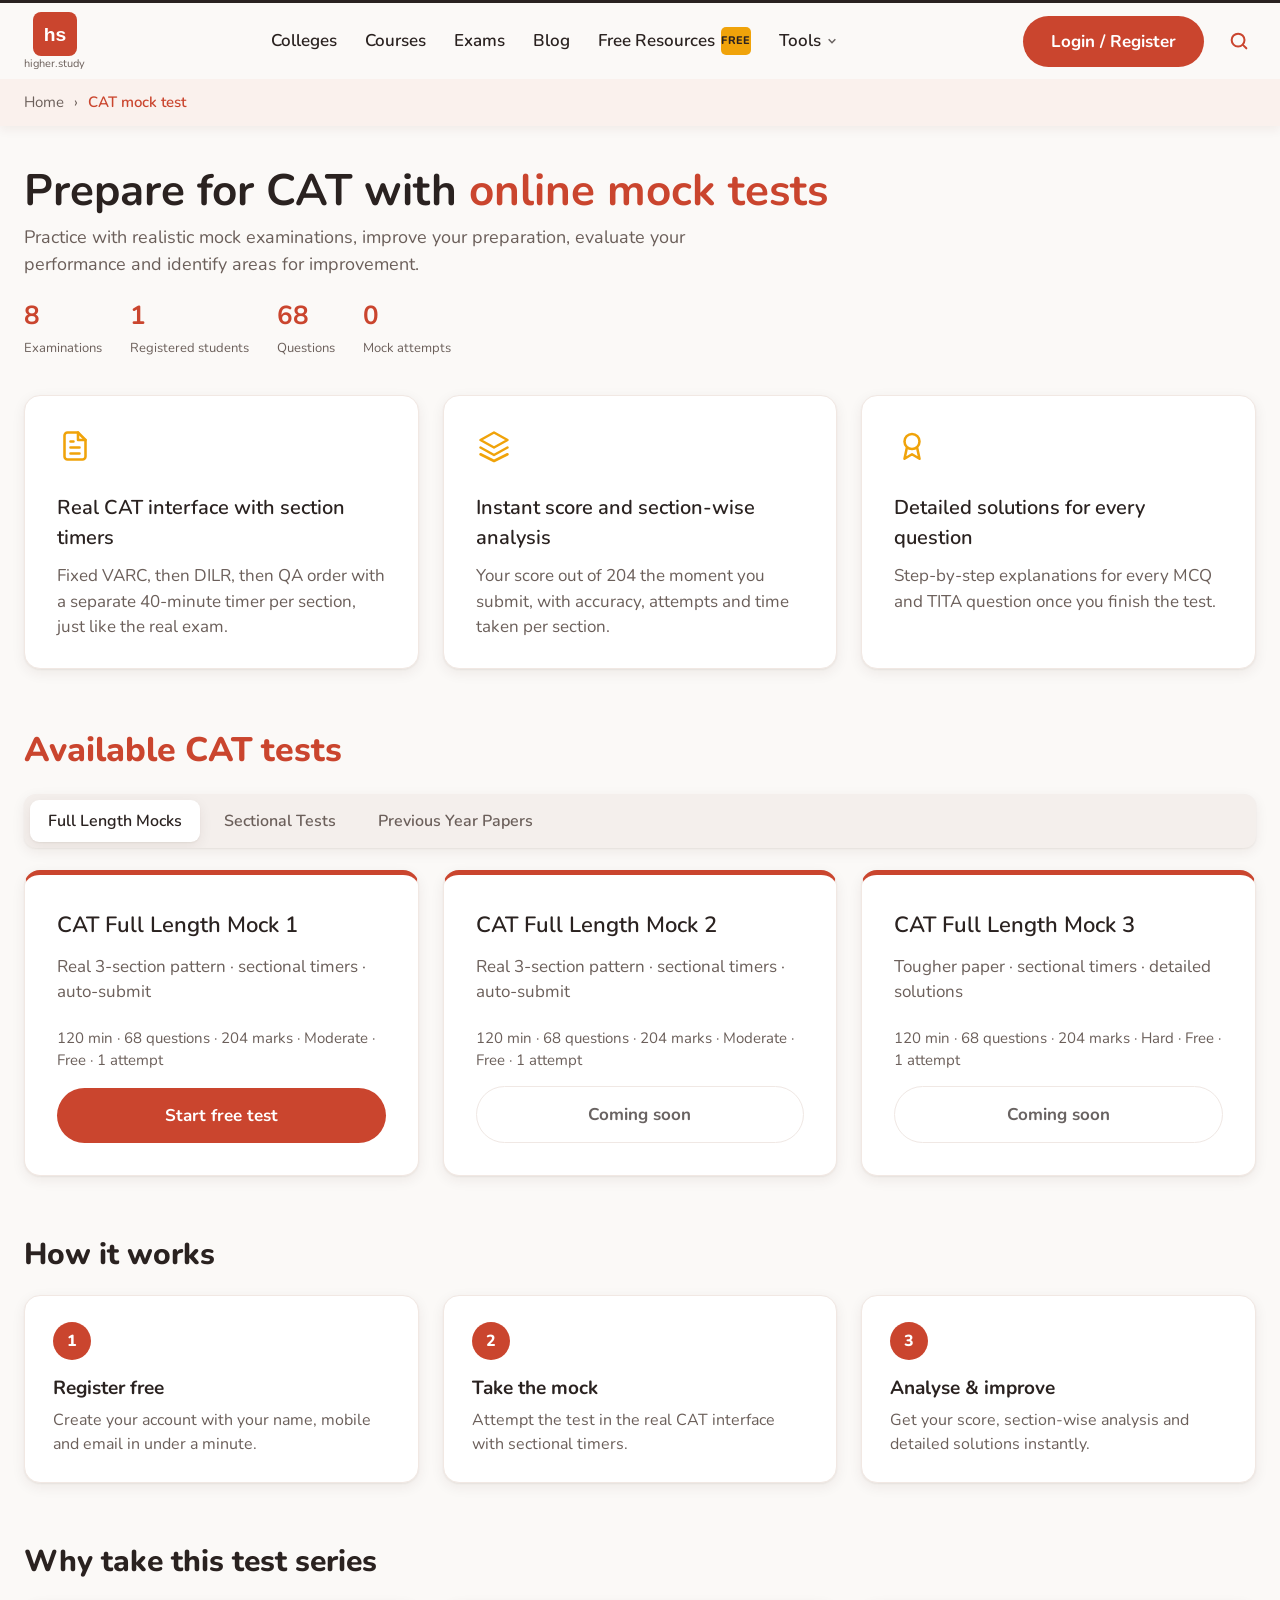
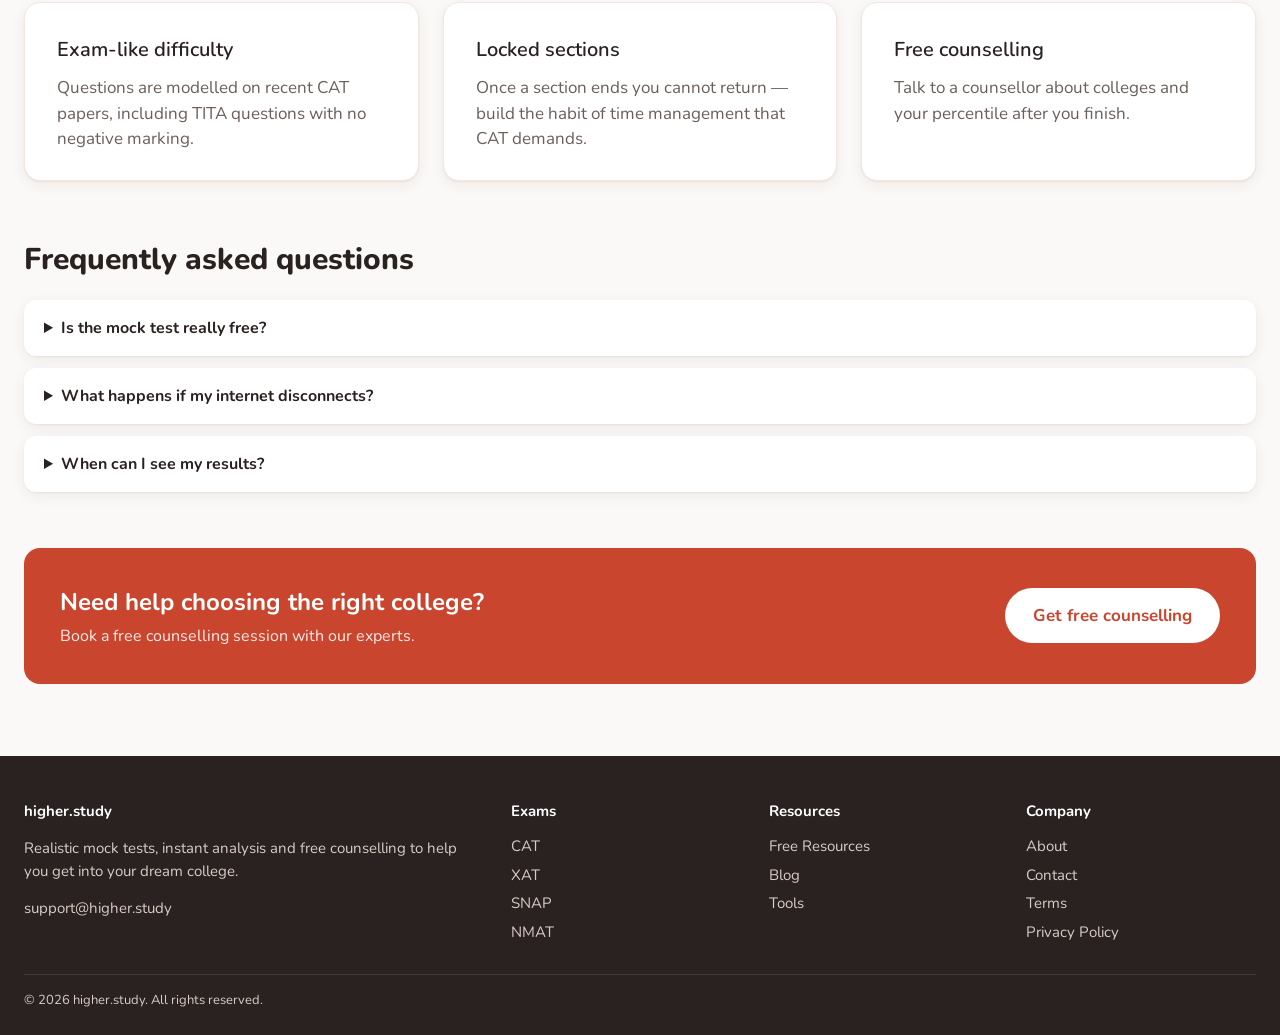
<file: index.html>
<!doctype html>
<html lang="en"><head>
<meta charset="utf-8"><meta name="viewport" content="width=device-width,initial-scale=1">
<title>CAT Mock Tests — higher.study</title>
<meta name="description" content="Practice with realistic CAT full-length mocks with sectional timers, instant score and detailed solutions.">
<link rel="icon" href="logo.svg">
<link rel="preconnect" href="https://fonts.googleapis.com"><link href="https://fonts.googleapis.com/css2?family=Nunito:wght@400;500;600;700;800&display=swap" rel="stylesheet">
<link rel="stylesheet" href="app.css">
</head><body>
<div id="site-header"></div>
<main class="container">
  <section class="hero">
    <h1 id="hero-h1"></h1>
    <p id="hero-p"></p>
    <div class="stats" id="stats"></div>
  </section>

  <section class="grid-3" style="margin-top:28px">
    <article class="card feature"><svg viewBox="0 0 24 24" fill="none" stroke="currentColor" stroke-width="1.7" stroke-linecap="round" stroke-linejoin="round"><path d="M14 3H7a2 2 0 0 0-2 2v14a2 2 0 0 0 2 2h10a2 2 0 0 0 2-2V8z"/><path d="M14 3v5h5M9 13h6M9 17h6M9 9h2"/></svg><h3>Real CAT interface with section timers</h3><p>Fixed VARC, then DILR, then QA order with a separate 40-minute timer per section, just like the real exam.</p></article>
    <article class="card feature"><svg viewBox="0 0 24 24" fill="none" stroke="currentColor" stroke-width="1.7" stroke-linecap="round" stroke-linejoin="round"><path d="m12 3 9 5-9 5-9-5z"/><path d="m3 13 9 5 9-5M3 17.5 12 22l9-4.5"/></svg><h3>Instant score and section-wise analysis</h3><p>Your score out of 204 the moment you submit, with accuracy, attempts and time taken per section.</p></article>
    <article class="card feature"><svg viewBox="0 0 24 24" fill="none" stroke="currentColor" stroke-width="1.7" stroke-linecap="round" stroke-linejoin="round"><circle cx="12" cy="9" r="5"/><path d="m8.5 13.5-1.5 7 5-3 5 3-1.5-7"/></svg><h3>Detailed solutions for every question</h3><p>Step-by-step explanations for every MCQ and TITA question once you finish the test.</p></article>
  </section>

  <h2 class="section" id="available-tests">Available CAT tests</h2>
  <div class="tabs" id="tabs" role="tablist">
    <button class="active" data-cat="full" role="tab">Full Length Mocks</button>
    <button data-cat="sectional" role="tab">Sectional Tests</button>
    <button data-cat="pyp" role="tab">Previous Year Papers</button>
  </div>
  <div class="tests" id="tests"></div>

  <h2 class="plain">How it works</h2>
  <div class="steps">
    <div class="card"><h3>Register free</h3><p>Create your account with your name, mobile and email in under a minute.</p></div>
    <div class="card"><h3>Take the mock</h3><p>Attempt the test in the real CAT interface with sectional timers.</p></div>
    <div class="card"><h3>Analyse &amp; improve</h3><p>Get your score, section-wise analysis and detailed solutions instantly.</p></div>
  </div>

  <h2 class="plain">Why take this test series</h2>
  <div class="grid-3">
    <article class="card feature"><h3>Exam-like difficulty</h3><p>Questions are modelled on recent CAT papers, including TITA questions with no negative marking.</p></article>
    <article class="card feature"><h3>Locked sections</h3><p>Once a section ends you cannot return — build the habit of time management that CAT demands.</p></article>
    <article class="card feature"><h3>Free counselling</h3><p>Talk to a counsellor about colleges and your percentile after you finish.</p></article>
  </div>

  <h2 class="plain">Frequently asked questions</h2>
  <details class="faq"><summary>Is the mock test really free?</summary><p>Yes. CAT Full Length Mock 1 is free with one attempt per registered student.</p></details>
  <details class="faq"><summary>What happens if my internet disconnects?</summary><p>Your answers save as you go and the timer is tracked on our server, so you can reload and continue from where you left off.</p></details>
  <details class="faq"><summary>When can I see my results?</summary><p>Immediately after you submit, along with solutions to every question.</p></details>

  <section class="cta"><div><h3>Need help choosing the right college?</h3><p>Book a free counselling session with our experts.</p></div><a class="btn btn-lg" href="https://higher.study/enquiry/admissions-2026" id="cta-counsel" target="_blank" rel="noopener">Get free counselling</a></section>
</main>
<div id="site-footer"></div>

<!-- Registration / login modal -->
<div class="overlay" id="reg-overlay" role="dialog" aria-modal="true" aria-labelledby="reg-title">
  <div class="modal">
    <div class="modal-head"><h3 id="reg-title">Register to attempt CAT Mock Test 1</h3><p id="reg-sub">All fields are required. Already registered? Log in below.</p><button class="modal-x" data-close aria-label="Close">×</button></div>
    <form class="modal-body" id="reg-form" novalidate>
      <div class="field" data-f="name"><label for="f-name">Full name</label><input id="f-name" type="text" autocomplete="name" placeholder="Your full name"><div class="msg">Please enter your full name.</div></div>
      <div class="field" data-f="mobile"><label for="f-mobile">Mobile number</label><input id="f-mobile" type="tel" inputmode="numeric" maxlength="10" autocomplete="tel" placeholder="10-digit mobile number"><div class="msg">Enter a valid 10-digit mobile number.</div></div>
      <div class="field" data-f="email"><label for="f-email">Email address</label><input id="f-email" type="email" autocomplete="email" placeholder="you@example.com"><div class="msg">Enter a valid email address.</div></div>
      <div class="field" data-f="password"><label for="f-pw"><span id="pw-label">Password (only to log back in and view your result)</span></label><div class="pw"><input id="f-pw" type="password" autocomplete="new-password" placeholder="Create a strong password"><button type="button" id="pw-toggle" aria-label="Show password"></button></div><div class="msg">Use at least 8 characters.</div></div>
      <div id="reg-checks">
        <label class="check"><input type="checkbox" id="f-terms"><span>I agree to the <a href="#">Terms</a> &amp; <a href="#">Privacy Policy</a> and to receive counseling updates</span></label>
        <label class="check"><input type="checkbox" id="f-wa"><span>Send me exam updates and offers on WhatsApp</span></label>
        <div class="field" data-f="terms" style="margin:-4px 0 8px"><div class="msg">Please accept the Terms to continue.</div></div>
      </div>
      <button class="btn btn-yellow btn-lg" id="reg-submit" type="submit">Start Test</button>
      <div class="modal-foot-link" id="reg-switch">Already registered? <a id="switch-link">Log in</a></div>
    </form>
  </div>
</div>

<script src="config.js"></script><script src="common.js"></script><script src="data.js"></script><script src="api.js"></script><script src="landing.js"></script>
</body></html>
</file>
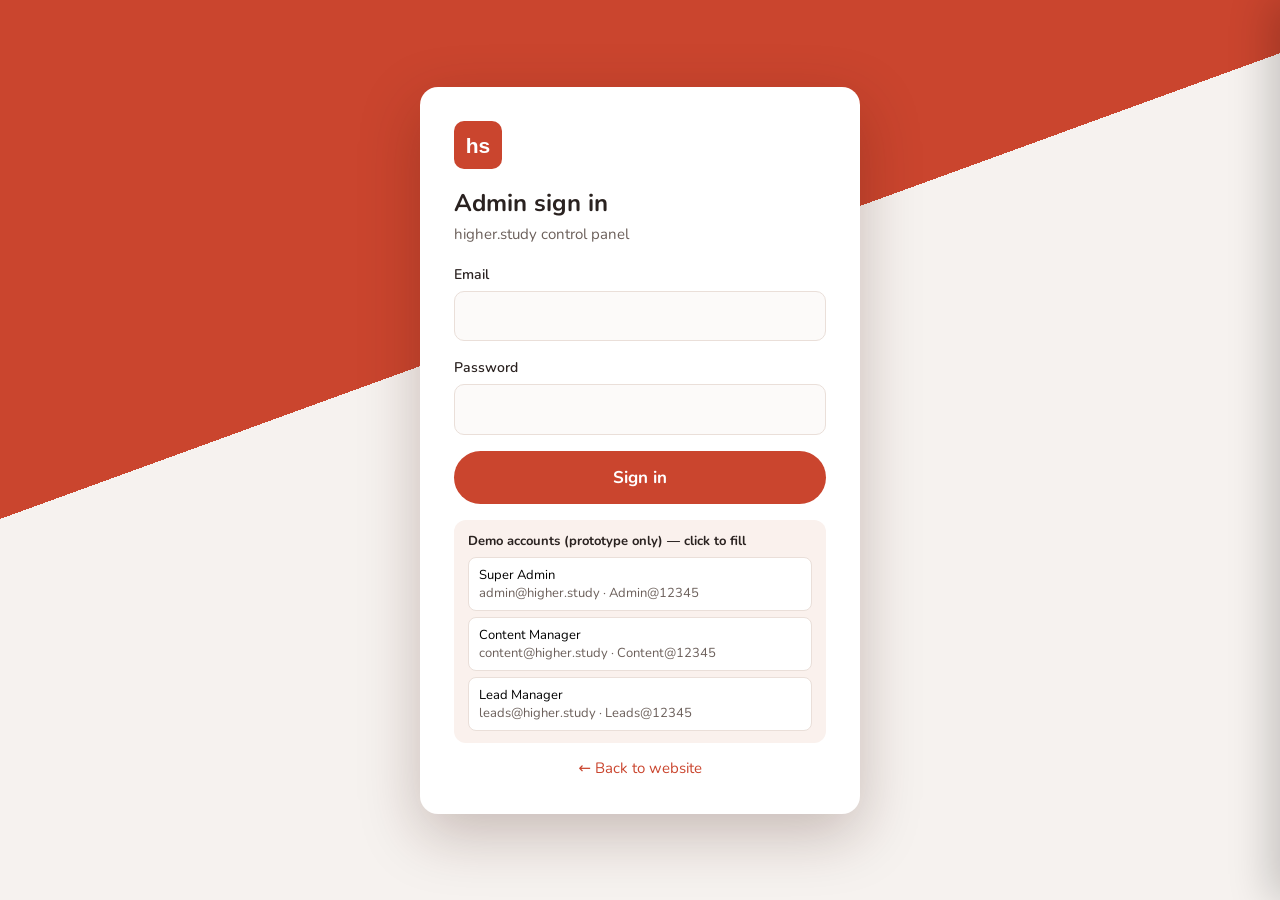
<file: admin.html>
<!doctype html>
<html lang="en"><head>
<meta charset="utf-8"><meta name="viewport" content="width=device-width,initial-scale=1">
<title>Admin — higher.study</title><meta name="robots" content="noindex">
<link rel="icon" href="logo.svg">
<link href="https://fonts.googleapis.com/css2?family=Nunito:wght@400;500;600;700;800&display=swap" rel="stylesheet">
<link rel="stylesheet" href="app.css"><link rel="stylesheet" href="admin.css">
</head><body class="admin">
<div id="root"></div>
<div class="drawer-bg" id="dbg"></div><aside class="drawer" id="drawer"></aside>
<div class="modal-a-bg" id="mbg"><div class="modal-a" id="modal"></div></div>
<script src="config.js"></script><script src="common.js"></script><script src="data.js"></script><script src="api.js"></script><script src="admin.js"></script>
</body></html>
</file>
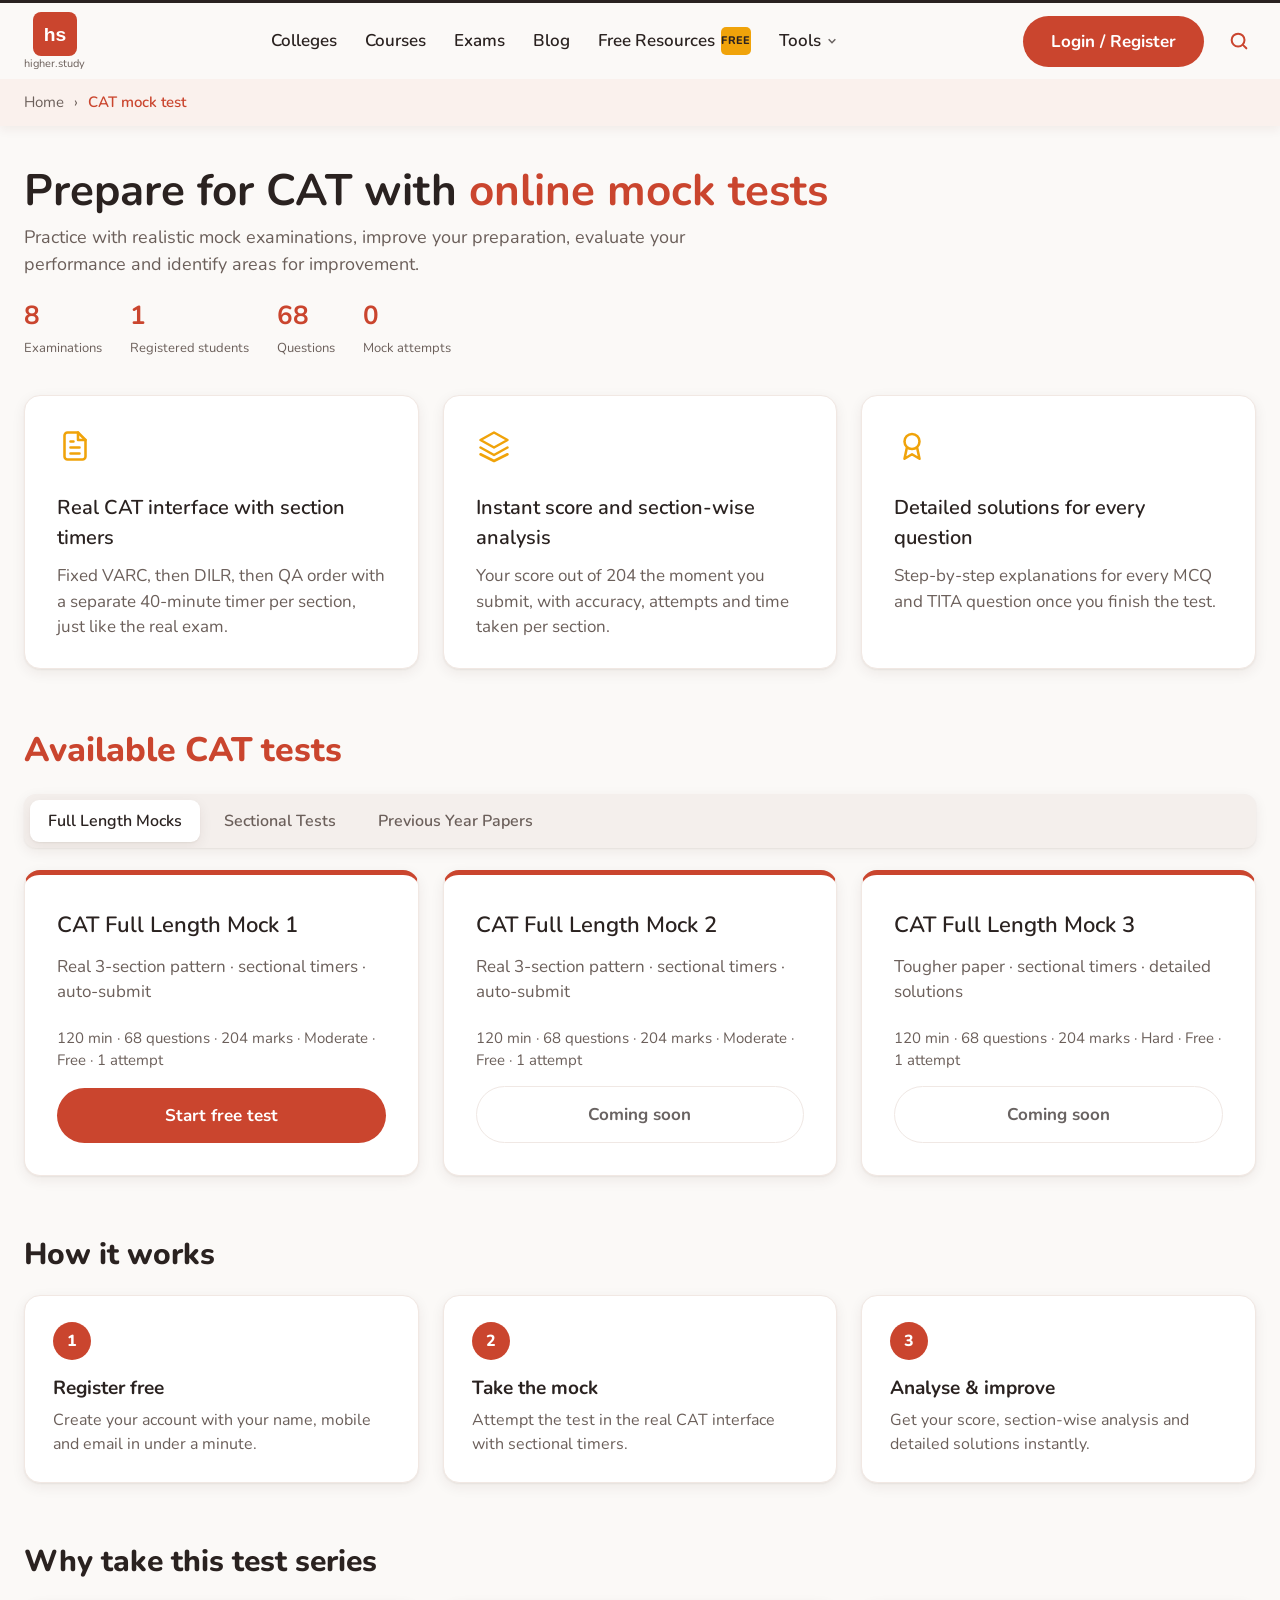
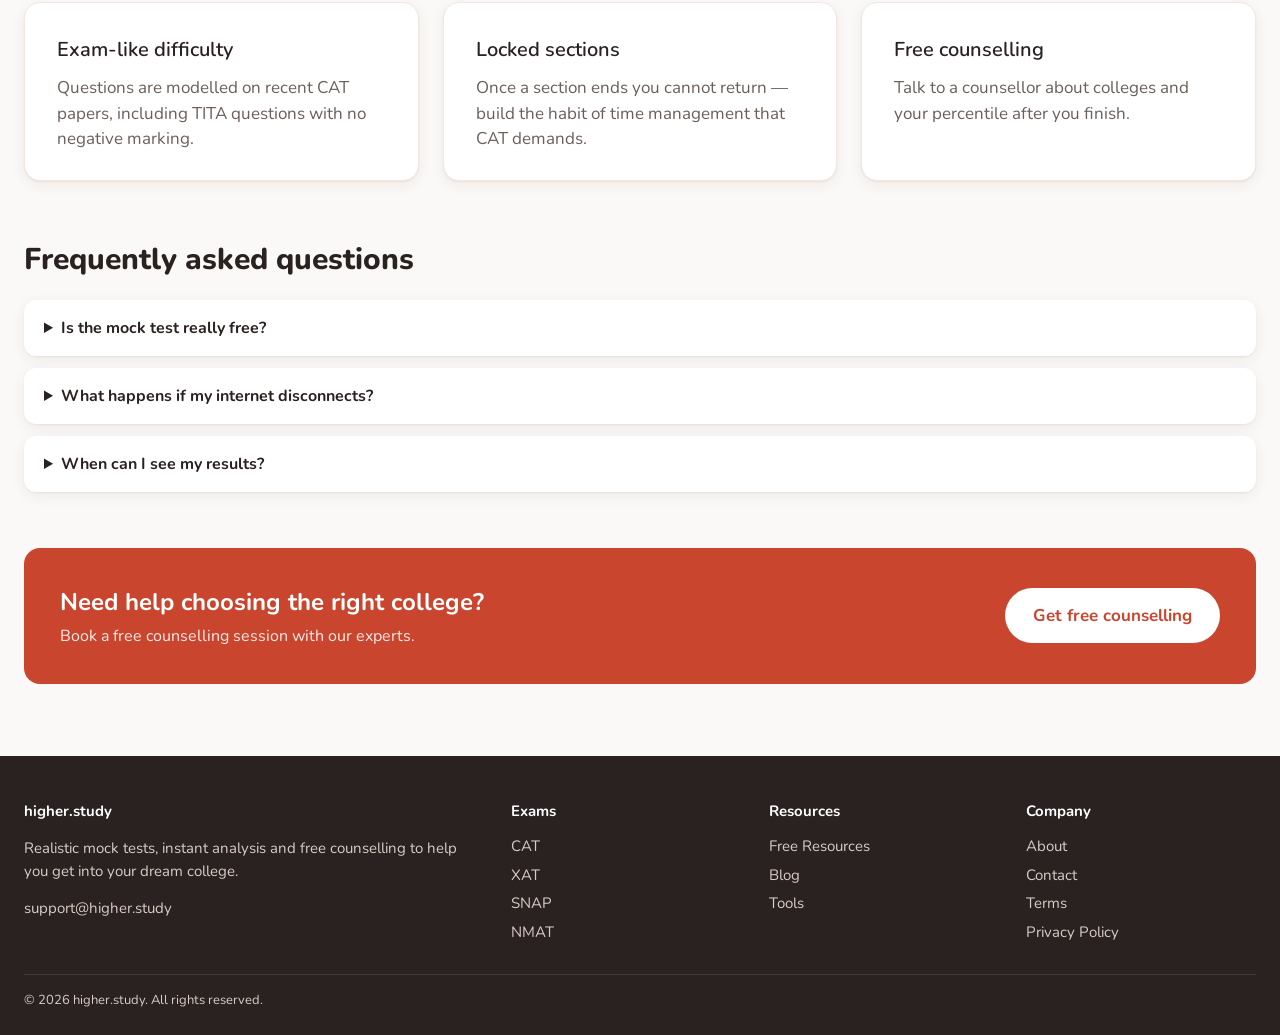
<file: exam.html>
<!doctype html>
<html lang="en"><head>
<meta charset="utf-8"><meta name="viewport" content="width=device-width,initial-scale=1">
<title>CAT Full Length Mock 1 — Test | higher.study</title>
<link rel="icon" href="logo.svg">
<link href="https://fonts.googleapis.com/css2?family=Nunito:wght@400;500;600;700;800&display=swap" rel="stylesheet">
<link rel="stylesheet" href="app.css">
</head><body class="exam">
<div id="app"><div class="loading">Loading test…</div></div>
<div class="overlay ex-overlay" id="m-section"><div class="sm-modal modal"><button class="x" data-close>×</button><h3>Leave this section?</h3><p id="m-section-txt"></p><div class="sm-actions"><button class="btn btn-ghost" data-close>Stay in this section</button><button class="btn btn-primary" id="m-section-go">Yes, move on</button></div></div></div>
<div class="overlay ex-overlay" id="m-submit"><div class="sm-modal modal"><button class="x" data-close>×</button><h3>Submit your test?</h3><p>No changes are allowed after you submit. Please review your summary.</p><div class="sum" id="m-sum"></div><div class="sm-actions"><button class="btn btn-ghost" data-close>Keep attempting</button><button class="btn btn-primary" id="m-submit-go" style="background:var(--danger)">Submit Now</button></div></div></div>
<script src="config.js"></script><script src="common.js"></script><script src="data.js"></script><script src="api.js"></script><script src="exam.js"></script>
</body></html>
</file>
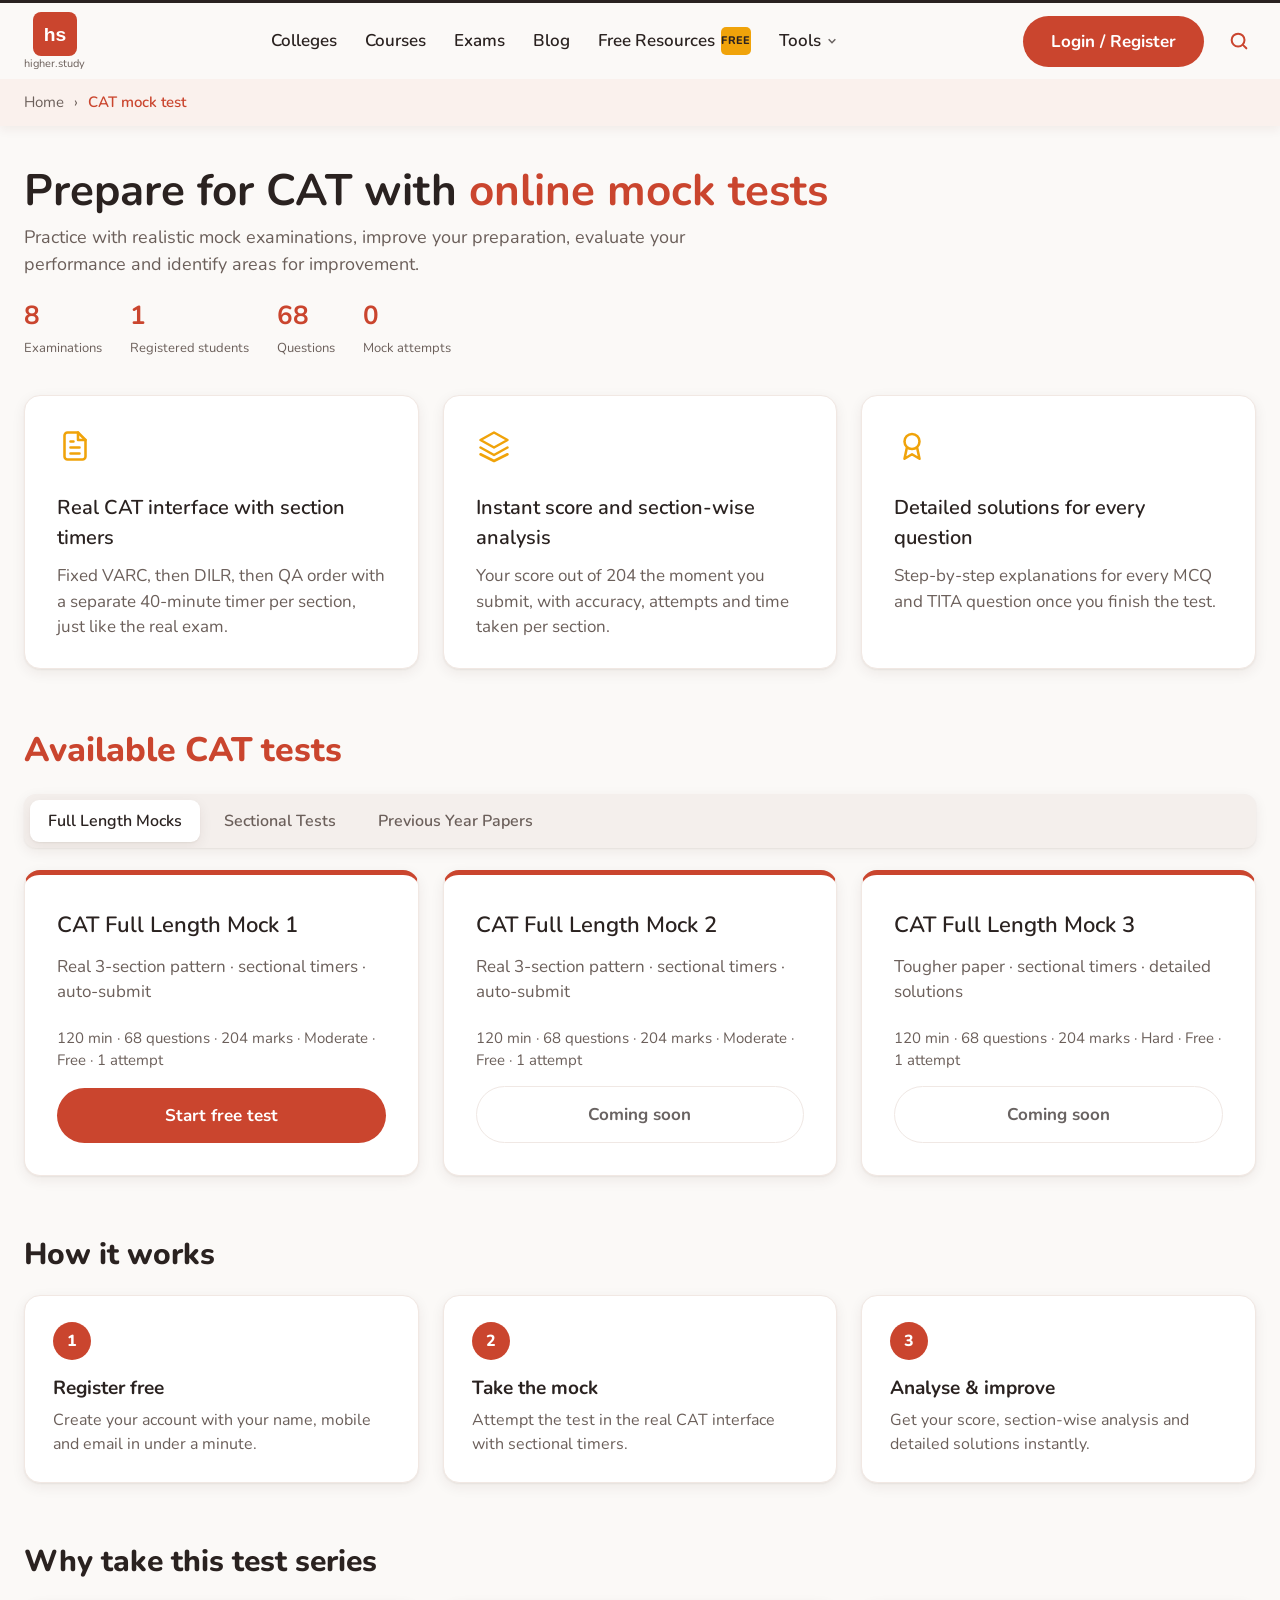
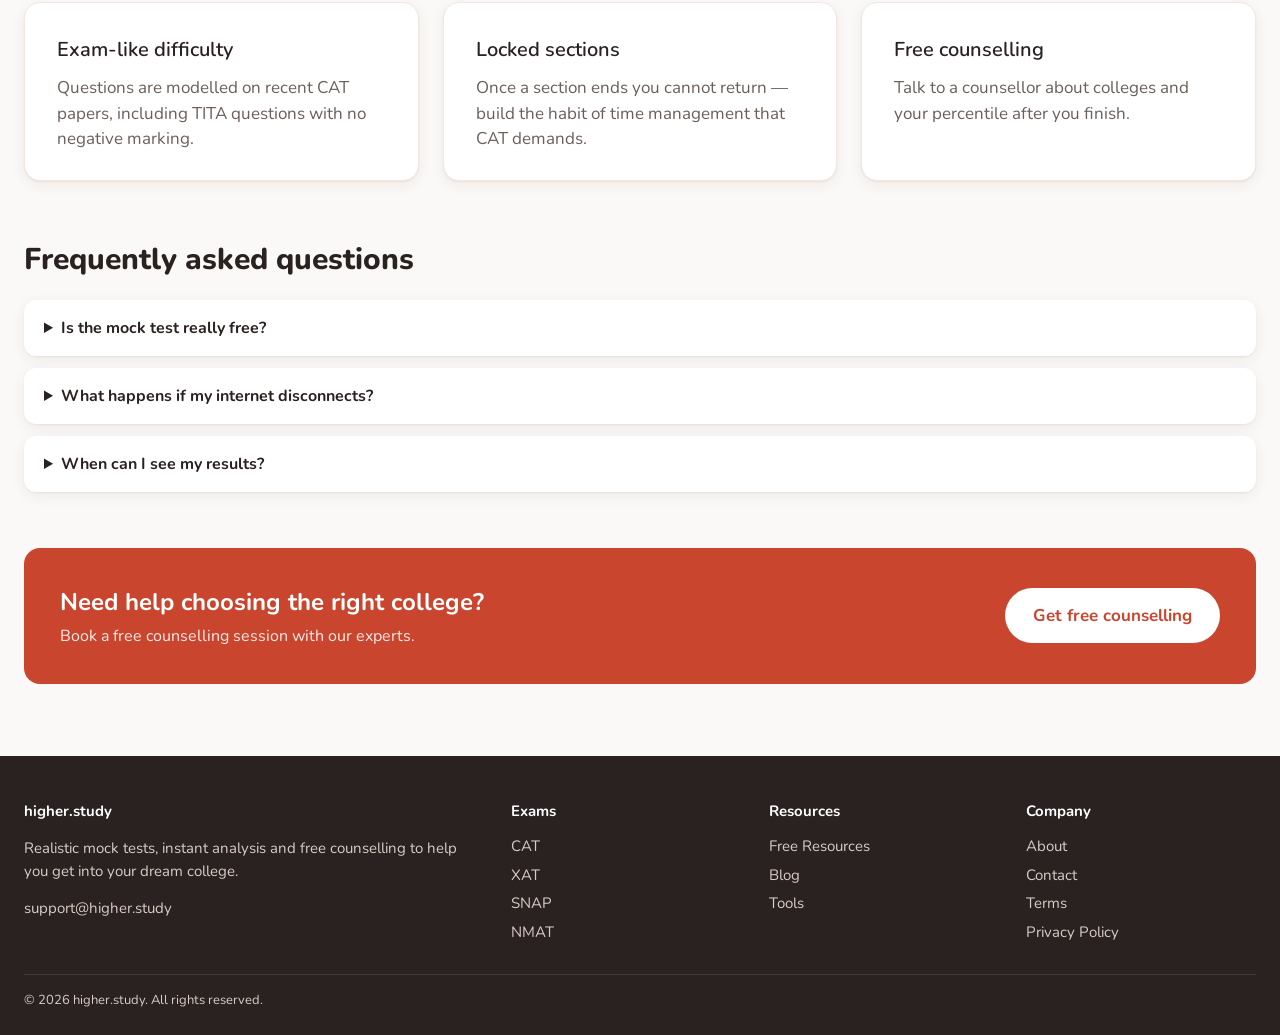
<file: instructions.html>
<!doctype html>
<html lang="en"><head>
<meta charset="utf-8"><meta name="viewport" content="width=device-width,initial-scale=1">
<title>Instructions — CAT Full Length Mock 1 | higher.study</title>
<link rel="icon" href="logo.svg">
<link href="https://fonts.googleapis.com/css2?family=Nunito:wght@400;500;600;700;800&display=swap" rel="stylesheet">
<link rel="stylesheet" href="app.css">
</head><body>
<div id="site-header"></div>
<main class="container"><section class="card instr" id="instr"></section></main>
<div id="site-footer"></div>
<script src="config.js"></script><script src="common.js"></script><script src="data.js"></script><script src="api.js"></script>
<script>
(function(){
  const {$,esc}=HS,u=HS.api.me(),e=HS_DATA.exam;
  if(!u){location.replace('index.html');return}
  const at=HS.api.attempt(); if(at&&at.submitted){location.replace('result.html');return}
  HS.header([['Home','index.html'],['CAT mock tests','index.html#available-tests'],[e.title]]);HS.footer();
  HS.track('instructions_viewed');
  $('#instr').innerHTML=`
    <h1>${esc(e.title)}</h1><p class="sub">Hi ${esc(u.name.split(' ')[0])}, please read the instructions carefully before you begin.</p>
    <div class="pills"><span class="pill">${e.duration} minutes</span><span class="pill">${e.totalQuestions} questions</span><span class="pill">${e.totalMarks} marks</span><span class="pill">+3 / −1 marking</span></div>
    <table class="sec-table"><thead><tr><th>Section</th><th>Questions</th><th>Time</th><th>Marks</th></tr></thead><tbody>
    ${e.sections.map(s=>`<tr><td><b>${s.id}</b> — ${esc(s.name)}</td><td>${s.count}</td><td>${s.minutes} min</td><td>${s.count*3}</td></tr>`).join('')}</tbody></table>
    <h3 style="margin:22px 0 0">Instructions</h3>
    <ol>${e.instructions.map(i=>`<li>${esc(i)}</li>`).join('')}</ol>
    <label class="ack"><input type="checkbox" id="ack"><span>I have read all the instructions carefully and have understood them.</span></label>
    <button class="btn btn-primary btn-lg" id="go" disabled>Start Test</button>`;
  const ack=$('#ack'),go=$('#go');
  ack.onchange=()=>go.disabled=!ack.checked;
  go.onclick=async()=>{go.disabled=true;go.textContent='Starting…';go.style.opacity=.6;await HS.api.start();location.href='exam.html'};
})();
</script></body></html>
</file>
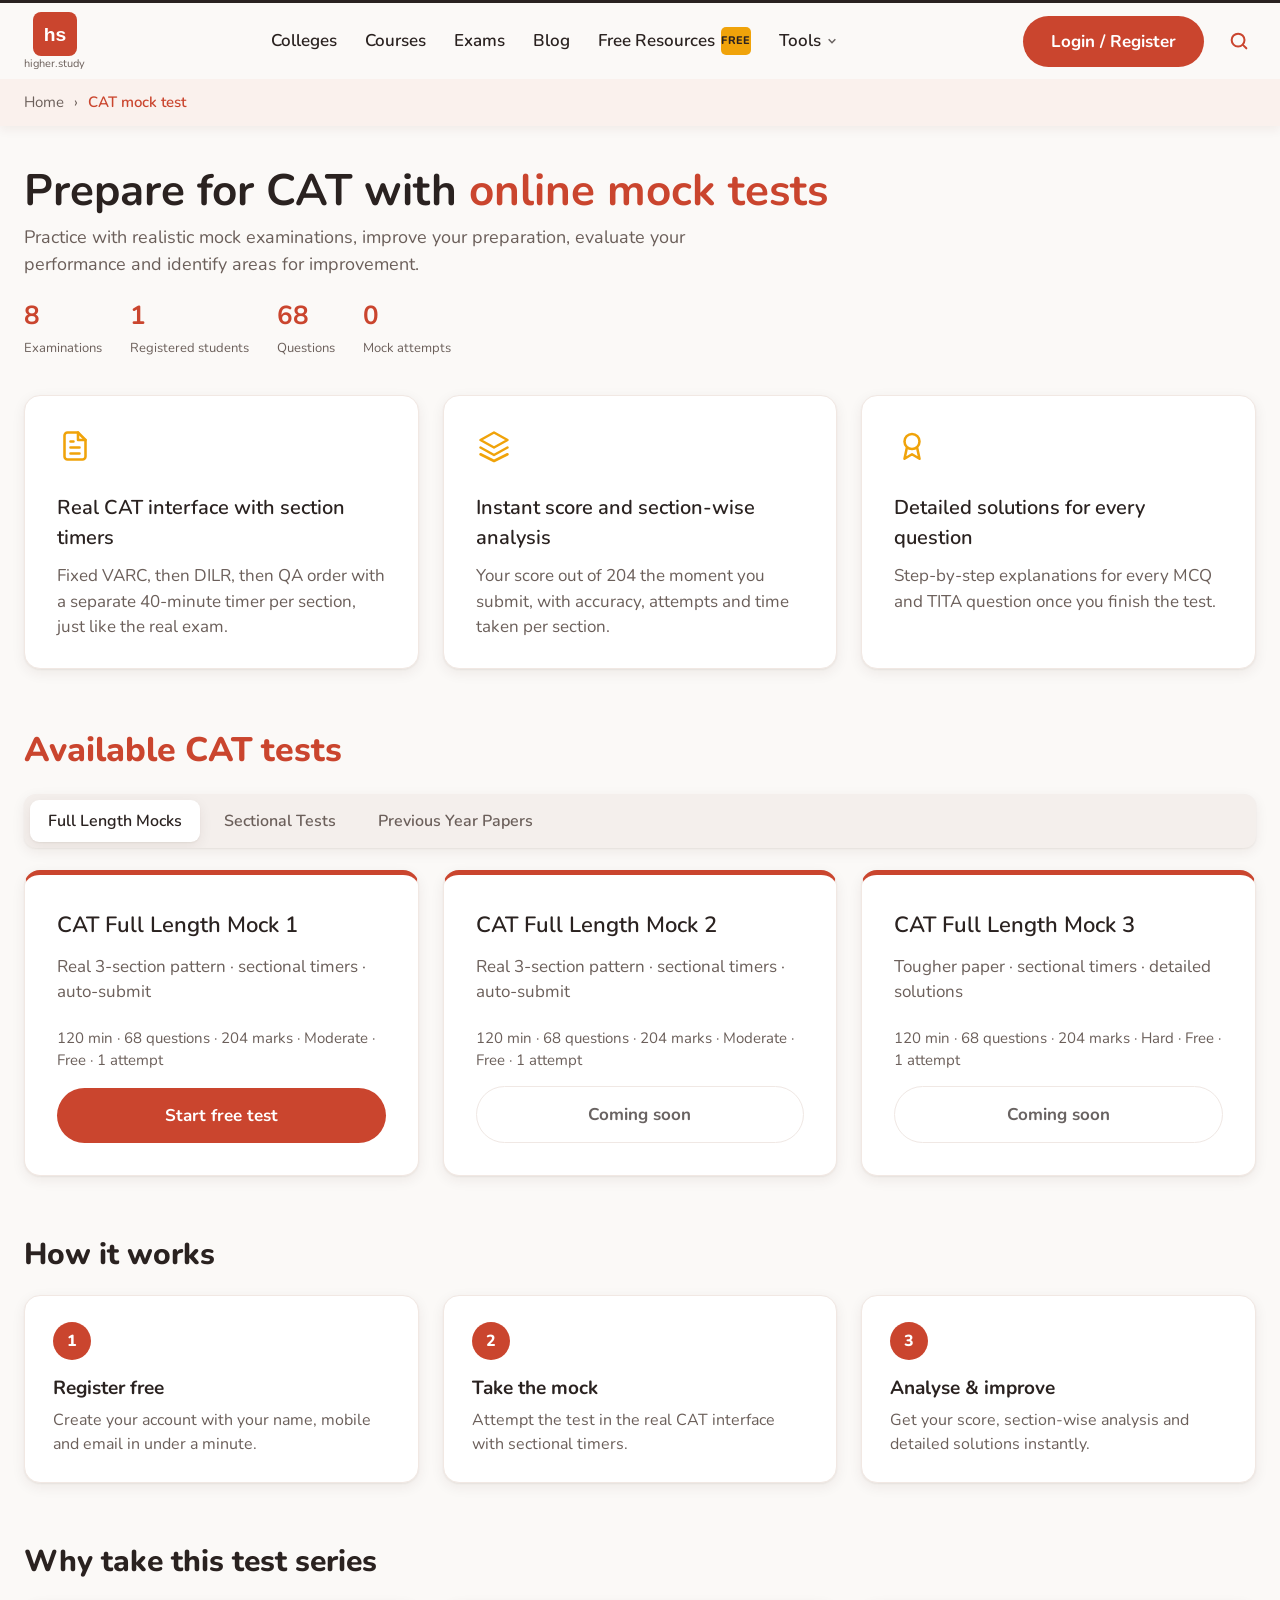
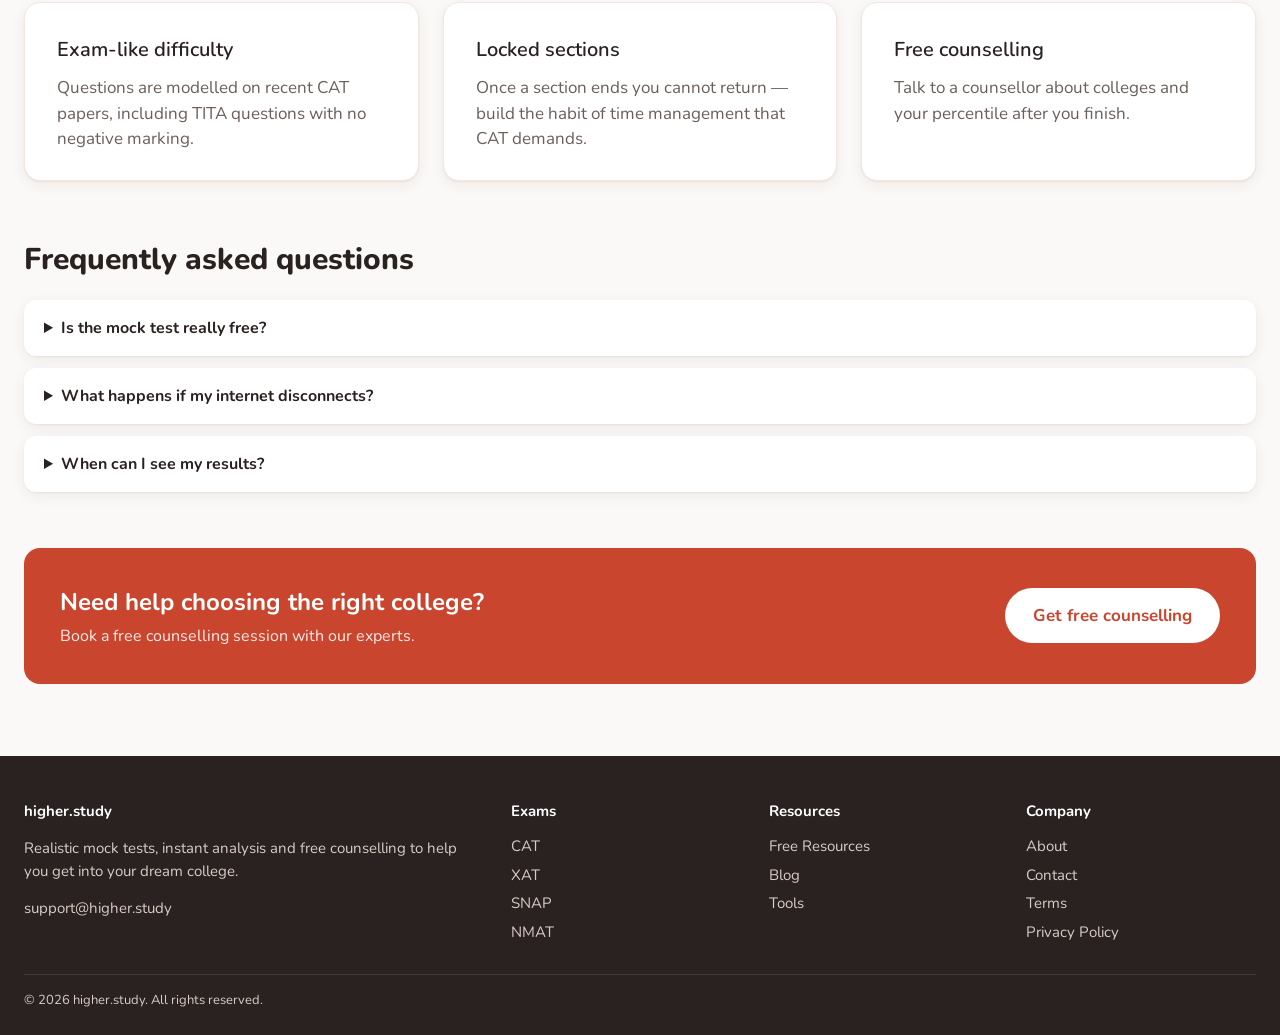
<file: result.html>
<!doctype html>
<html lang="en"><head>
<meta charset="utf-8"><meta name="viewport" content="width=device-width,initial-scale=1">
<title>Your Result — CAT Full Length Mock 1 | higher.study</title>
<link rel="icon" href="logo.svg">
<link href="https://fonts.googleapis.com/css2?family=Nunito:wght@400;500;600;700;800&display=swap" rel="stylesheet">
<link rel="stylesheet" href="app.css">
</head><body>
<div id="site-header"></div>
<main class="container" id="res"></main>
<div id="site-footer"></div>
<script src="config.js"></script><script src="common.js"></script><script src="data.js"></script><script src="api.js"></script>
<script>
(function(){
  const {$,esc}=HS,u=HS.api.me(),at=HS.api.result(),E=HS_DATA.exam;
  if(!u){location.replace('index.html');return}
  HS.header([['Home','index.html'],['My dashboard']]);HS.footer();
  if(!at){$('#res').innerHTML=`<div class="card empty" style="margin-top:32px"><h2>No completed attempt yet</h2><p>Take a mock test to see your score and analysis here.</p><a class="btn btn-primary" href="index.html#available-tests">Browse tests</a></div>`;return}
  HS.track('result_viewed');
  const r=at.result, mm=s=>`${Math.floor(s/60)}m ${s%60}s`;
  const qs=HS.keys();
  $('#res').innerHTML=`
   <section class="res-hero"><div><h1>${esc(E.title)}</h1><p>${esc(u.name)} · submitted ${new Date(at.submittedAt).toLocaleString()}</p></div>
     <div class="score"><b>${r.marks}</b><span> / ${r.max}</span><p>${r.percentage}%</p></div></section>
   <section class="kpis">
     ${[['Questions',r.total],['Attempted',r.attempted],['Correct',r.correct],['Incorrect',r.wrong],['Accuracy',r.accuracy+'%'],['Time taken',mm(r.timeTakenSec)]].map(k=>`<div class="card kpi"><b>${k[1]}</b><span>${k[0]}</span></div>`).join('')}
   </section>
   <h2 class="plain" style="margin-top:28px">Section-wise performance</h2>
   <table class="tbl"><thead><tr><th>Section</th><th>Attempted</th><th>Correct</th><th>Incorrect</th><th>Score</th><th>Max</th></tr></thead><tbody>
   ${r.sections.map(s=>`<tr><td><b>${s.id}</b></td><td>${s.attempted}/${s.total}</td><td>${s.correct}</td><td>${s.wrong}</td><td><b>${s.marks}</b></td><td>${s.max}</td></tr>`).join('')}</tbody></table>
   <h2 class="plain">Solutions</h2>
   ${qs.map(q=>{const a=at.answers[q.id];const none=a===undefined||a===''||a===null;
     const ok=!none&&(q.type==='TITA'?String(a).trim()===q.ans:a===q.a);
     const yours=none?'Not attempted':q.type==='TITA'?a:`${'ABCD'[a]}. ${q.o[a]}`;
     const right=q.type==='TITA'?q.ans:`${'ABCD'[q.a]}. ${q.o[q.a]}`;
     return `<div class="card rev"><h4>${q.section} · Q${q.no}</h4><div>${esc(q.q)}</div>
      <p style="margin:8px 0 0"><span class="${none?'sk':ok?'ok':'bad'}">${none?'Skipped':ok?'Correct':'Incorrect'}</span> · Your answer: ${esc(yours)}${ok?'':` · Correct answer: <b>${esc(right)}</b>`}</p>
      <div class="sol"><b>Solution:</b> ${esc(q.sol)}</div></div>`}).join('')}
   <section class="cta"><div><h3>Want to improve your percentile?</h3><p>Talk to a counsellor for a personalised plan.</p></div><a class="btn btn-lg" href="https://higher.study/enquiry/admissions-2026" id="cta" target="_blank" rel="noopener">Get free counselling</a></section>
   <p style="text-align:center;margin-top:24px"><a href="#" id="reset" style="color:var(--muted);text-decoration:underline">Reset demo attempt (prototype only)</a></p>`;
  $('#cta').href=HS.counsellingUrl();$('#cta').addEventListener('click',()=>HS.track('counselling_button_clicked'));
  $('#reset').onclick=e=>{e.preventDefault();HS.api.reset();location.href='index.html'};
})();
</script></body></html>
</file>
<file: app.css>
/* higher.study — shared design tokens & components (maps 1:1 to future Blade layout) */
:root{
  --brand:#ca452e; --brand-dark:#b03520; --brand-soft:#fde8e3;
  --bg:#fbf9f7; --peach:#faf1ed; --peach-2:#f4efec; --line:#eadfd9;
  --yellow:#f0a30a; --yellow-soft:#fdf1d3; --ink:#2a2220; --muted:#6b5f5a;
  --green:#22a559; --green-soft:#dff5e6; --purple:#7c3aed; --danger:#d4142f;
  --shadow:0 1px 2px rgba(60,30,20,.06),0 4px 14px rgba(60,30,20,.07);
  --radius:16px;
}
*{box-sizing:border-box} html{scroll-behavior:smooth}
body{margin:0;background:var(--bg);color:var(--ink);font-family:'Nunito',system-ui,-apple-system,Segoe UI,Roboto,sans-serif;font-size:16px;line-height:1.5}
a{color:inherit;text-decoration:none} button{font-family:inherit;cursor:pointer}
.container{max-width:1280px;margin:0 auto;padding:0 24px}

/* ---------- site header ---------- */
.site-header{background:var(--bg);border-top:3px solid #2a2220;position:sticky;top:0;z-index:30}
.site-header .bar{display:flex;align-items:center;gap:32px;height:76px}
.brand{display:flex;flex-direction:column;align-items:center;font-size:11px;color:var(--muted);line-height:1.1;gap:2px}
.brand img{width:44px;height:44px;border-radius:8px;display:block}
.nav{display:flex;gap:28px;margin:0 auto;font-weight:600;font-size:17px}
.nav a,.nav span{display:flex;align-items:center;gap:6px;padding:6px 0;color:var(--ink)}
.nav a:hover{color:var(--brand)}
.nav .chev{width:10px;height:10px;opacity:.7}
.badge-free{background:var(--yellow);color:#8a3a00;font-size:11px;font-weight:800;padding:1px 6px;border-radius:5px;letter-spacing:.3px}
.header-actions{display:flex;align-items:center;gap:18px}
.btn{display:inline-flex;align-items:center;justify-content:center;gap:8px;border:0;border-radius:999px;font-weight:700;font-size:15px;padding:12px 22px;transition:.15s;white-space:nowrap}
.btn-primary{background:var(--brand);color:#fff} .btn-primary:hover{background:var(--brand-dark)}
.btn-primary[disabled]{opacity:.5;cursor:not-allowed}
.btn-yellow{background:var(--yellow);color:#fff;width:100%} .btn-yellow:hover{filter:brightness(.95)}
.btn-outline{background:#fff;color:var(--ink);box-shadow:var(--shadow)}
.btn-ghost{background:#fff;color:var(--ink);border:1px solid var(--line)}
.btn-lg{padding:15px 28px;font-size:17px}
.icon-btn{background:none;border:0;color:var(--brand);padding:6px;display:flex}
.crumbs{background:var(--peach);box-shadow:0 4px 10px rgba(80,40,20,.06);font-size:15px;color:var(--muted)}
.crumbs .container{padding-top:12px;padding-bottom:12px;display:flex;gap:10px;align-items:center}
.crumbs a:last-child,.crumbs .cur{color:var(--brand);font-weight:600}
.hamburger{display:none}

/* ---------- landing ---------- */
.hero{padding:40px 0 8px}
.hero h1{font-size:clamp(28px,4vw,44px);margin:0 0 8px;line-height:1.15}
.hero h1 em{color:var(--brand);font-style:normal}
.hero p{max-width:720px;color:var(--muted);font-size:18px;margin:0 0 18px}
.stats{display:flex;gap:28px;flex-wrap:wrap;margin-top:18px}
.stats div b{display:block;font-size:26px;color:var(--brand)} .stats div span{font-size:13px;color:var(--muted)}
.grid-3{display:grid;grid-template-columns:repeat(3,1fr);gap:24px}
.card{background:#fff;border-radius:var(--radius);box-shadow:var(--shadow);border:1px solid #f1e8e3}
.feature{padding:32px 32px 28px}
.feature svg{width:36px;height:36px;color:var(--yellow);margin-bottom:22px}
.feature h3{font-size:20px;margin:0 0 10px;font-weight:600}
.feature p{margin:0;color:var(--muted);font-size:17px}
h2.section{color:var(--brand);font-size:34px;margin:56px 0 18px;font-weight:800}
h2.plain{font-size:30px;margin:56px 0 18px;font-weight:800}
.tabs{display:flex;gap:6px;background:var(--peach-2);border-radius:12px;padding:6px;box-shadow:var(--shadow);overflow-x:auto}
.tabs button{border:0;background:none;padding:10px 18px;border-radius:9px;font-size:16px;color:var(--muted);font-weight:600;white-space:nowrap}
.tabs button.active{background:#fff;color:var(--ink);box-shadow:var(--shadow)}
.tests{display:grid;grid-template-columns:repeat(3,1fr);gap:24px;margin-top:22px}
.test-card{padding:28px 32px 32px;border-top:5px solid var(--brand);display:flex;flex-direction:column}
.test-card h3{margin:6px 0 12px;font-size:22px;font-weight:600}
.test-card p{color:var(--muted);margin:0 0 22px;font-size:17px}
.test-card .meta{color:var(--muted);font-size:15px;margin-bottom:14px}
.test-card .btn{margin-top:auto;width:100%;padding:16px;font-size:17px}
.empty{padding:36px;text-align:center;color:var(--muted)}
.steps{counter-reset:s;display:grid;grid-template-columns:repeat(3,1fr);gap:24px}
.steps .card{padding:26px 28px} .steps .card::before{counter-increment:s;content:counter(s);display:grid;place-items:center;width:38px;height:38px;border-radius:50%;background:var(--brand);color:#fff;font-weight:800;margin-bottom:14px}
.steps h3{margin:0 0 6px;font-size:19px} .steps p{margin:0;color:var(--muted)}
details.faq{background:#fff;border-radius:12px;box-shadow:var(--shadow);padding:16px 20px;margin-bottom:12px}
details.faq summary{font-weight:700;cursor:pointer} details.faq p{color:var(--muted);margin:10px 0 0}
.cta{background:var(--brand);color:#fff;border-radius:var(--radius);padding:36px;display:flex;gap:20px;align-items:center;justify-content:space-between;flex-wrap:wrap;margin-top:56px}
.cta h3{margin:0 0 4px;font-size:24px} .cta p{margin:0;opacity:.9}
.cta .btn{background:#fff;color:var(--brand)}
.site-footer{background:#2a2220;color:#d8ccc6;margin-top:72px;padding:44px 0 24px;font-size:15px}
.site-footer .cols{display:grid;grid-template-columns:2fr 1fr 1fr 1fr;gap:28px}
.site-footer h4{color:#fff;margin:0 0 10px} .site-footer a{display:block;padding:3px 0;color:#d8ccc6} .site-footer a:hover{color:#fff}
.site-footer .copy{border-top:1px solid #473b36;margin-top:28px;padding-top:16px;font-size:13px}

/* ---------- modal ---------- */
.overlay{position:fixed;inset:0;background:rgba(202,69,46,.55);backdrop-filter:blur(3px);display:none;align-items:flex-start;justify-content:center;z-index:100;padding:24px 16px;overflow:auto}
.overlay.open{display:flex}
.modal{background:#fff;border-radius:14px;width:100%;max-width:500px;box-shadow:0 20px 60px rgba(0,0,0,.3);overflow:hidden;margin:auto;animation:pop .18s ease-out}
@keyframes pop{from{transform:translateY(8px) scale(.98);opacity:0}to{transform:none;opacity:1}}
.modal-head{background:var(--brand);color:#fff;padding:22px 26px;position:relative}
.modal-head h3{margin:0 0 4px;font-size:19px;font-weight:700} .modal-head p{margin:0;font-size:14px;opacity:.92;max-width:88%}
.modal-x{position:absolute;right:16px;top:14px;background:none;border:0;color:#fff;font-size:24px;line-height:1;opacity:.9}
.modal-body{padding:20px 26px 24px;max-height:calc(100vh - 190px);overflow:auto}
.field{margin-bottom:16px} .field label{display:block;font-size:14px;color:var(--ink);margin-bottom:6px;font-weight:600}
.field input[type=text],.field input[type=tel],.field input[type=email],.field input[type=password]{width:100%;padding:13px 14px;border:1px solid var(--line);border-radius:10px;font:inherit;background:#fcfaf9;color:var(--ink);outline:none;transition:.15s}
.field input:focus{border-color:var(--brand);box-shadow:0 0 0 3px rgba(202,69,46,.12);background:#fff}
.field.err input{border-color:var(--danger)} .field .msg{color:var(--danger);font-size:12.5px;margin-top:4px;display:none} .field.err .msg{display:block}
.pw{position:relative} .pw button{position:absolute;right:8px;top:50%;transform:translateY(-50%);background:none;border:0;color:var(--muted);padding:6px;display:flex}
.check{display:flex;gap:10px;align-items:flex-start;font-size:14px;margin-bottom:10px;color:var(--ink)} .check input{margin-top:4px;accent-color:var(--brand);width:16px;height:16px}
.check a{color:var(--brand);text-decoration:underline}
.modal-foot-link{text-align:center;font-size:14px;margin-top:12px;color:var(--muted)} .modal-foot-link a{color:var(--brand);text-decoration:underline;cursor:pointer}
.toast-wrap{position:fixed;right:24px;bottom:24px;z-index:200;display:flex;flex-direction:column;gap:10px}
.toast{background:#fff;border-radius:10px;box-shadow:0 8px 30px rgba(0,0,0,.18);padding:14px 20px;display:flex;gap:10px;align-items:center;font-size:14px;font-weight:600;min-width:200px;animation:pop .2s}
.toast i{width:18px;height:18px;border-radius:50%;background:#111;color:#fff;display:grid;place-items:center;font-size:11px;font-style:normal}
.toast.warn i{background:var(--brand)}

/* ---------- instructions ---------- */
.instr{max-width:1160px;margin:32px auto 0;padding:34px 40px 36px;border-radius:24px}
.instr h1{margin:0 0 4px;font-size:30px} .instr .sub{color:var(--muted);margin:0 0 18px}
.pills{display:flex;gap:10px;flex-wrap:wrap;margin:0 0 20px}
.pill{background:var(--peach);color:var(--brand);border-radius:999px;padding:6px 14px;font-weight:700;font-size:14px}
.instr ol{padding-left:26px;font-size:17px;color:#3a302d} .instr li{margin:12px 0;padding-left:6px}
.ack{background:var(--brand-soft);border-radius:10px;padding:18px 20px;display:flex;gap:12px;align-items:center;margin:26px 0 22px;font-size:16px;cursor:pointer;user-select:none}
.ack input{width:20px;height:20px;accent-color:var(--brand)}
.sec-table{width:100%;border-collapse:collapse;margin:8px 0 6px;font-size:15px} .sec-table th,.sec-table td{text-align:left;padding:10px 12px;border-bottom:1px solid var(--line)} .sec-table th{color:var(--muted);font-weight:700;font-size:13px;text-transform:uppercase;letter-spacing:.5px}

/* ---------- exam ---------- */
body.exam{background:var(--bg);background-image:url("data:image/svg+xml;utf8,<svg xmlns='http://www.w3.org/2000/svg' width='380' height='200'><text x='0' y='120' transform='rotate(-24 190 100)' font-family='Nunito,Arial' font-weight='800' font-size='38' fill='%23ca452e' fill-opacity='0.055'>HIGHER.STUDY</text></svg>")}
.ex-top{background:var(--brand);color:#fff;position:sticky;top:0;z-index:40}
.ex-top .row1{display:flex;align-items:center;justify-content:space-between;height:96px}
.ex-logo{width:50px;height:50px;border-radius:12px;background:#fff;display:grid;place-items:center;border:2px solid #fff}
.ex-logo img{width:40px;height:40px;border-radius:7px}
.timer-box{display:flex;align-items:center;gap:16px}
.timer-box .lbl{font-size:12px;letter-spacing:1.2px;opacity:.85;text-align:right;font-weight:700}
.timer-box .time{font-family:'Courier New',ui-monospace,monospace;font-size:25px;font-weight:800;color:#8d0d1d;text-shadow:0 0 0 #fff;letter-spacing:2px;line-height:1.1}
.timer-box .time.low{color:#fff;animation:blink 1s infinite} @keyframes blink{50%{opacity:.45}}
.btn-submit{background:var(--danger);color:#fff;border:0;border-radius:999px;padding:12px 22px;font-weight:800;font-size:17px;box-shadow:0 2px 8px rgba(0,0,0,.25)}
.ex-secbar{background:var(--brand-dark)}
.ex-secbar .container{display:flex;align-items:center;gap:14px;height:72px;overflow-x:auto}
.ex-secbar .lab{font-size:14px;letter-spacing:2px;font-weight:800;opacity:.85;margin-right:4px}
.sec-tab{border:0;border-radius:999px;padding:12px 24px;font-weight:800;font-size:16px;background:rgba(255,255,255,.12);color:#fff;display:flex;gap:8px;align-items:center}
.sec-tab.active{background:#fff;color:var(--brand)} .sec-tab.locked{opacity:.55;cursor:not-allowed} .sec-tab.upcoming{cursor:not-allowed}
.ex-main{display:grid;grid-template-columns:minmax(0,1fr) 400px;gap:28px;padding:28px 24px 40px;max-width:1500px;margin:0 auto;align-items:start}
.panel{background:#fff;border-radius:18px;box-shadow:var(--shadow);border:1px solid #f4ebe6}
.passage{padding:24px 28px;margin-bottom:22px;color:var(--brand);font-size:17px;line-height:1.7;max-height:340px;overflow:auto}
.passage .set-title{font-weight:800;font-size:13px;letter-spacing:1px;color:var(--brand);margin-bottom:8px}
.passage table{border-collapse:collapse;margin:8px 0;color:var(--ink)} .passage td,.passage th{border:1px solid var(--line);padding:6px 14px}
.passage p{margin:0 0 14px}
.qcard{padding:26px 28px 30px}
.qhead{display:flex;justify-content:space-between;align-items:center;gap:12px;border-bottom:1px solid var(--line);padding-bottom:16px;flex-wrap:wrap}
.qno{font-size:19px;color:var(--muted)} .qno b{color:var(--brand)}
.tags{display:flex;gap:10px}
.tag{font-size:13.5px;font-weight:700;padding:5px 13px;border-radius:999px}
.tag.m{background:var(--green-soft);color:#16803f} .tag.n{background:#fde4ea;color:#c4142f} .tag.t{background:var(--brand-soft);color:var(--brand)}
.qtext{color:var(--brand);font-size:22px;line-height:1.5;margin:24px 0 22px;font-weight:500}
.qimg{max-width:100%;border-radius:10px;margin-bottom:18px}
.opt{display:flex;align-items:center;gap:16px;width:100%;text-align:left;background:#fff;border:1px solid var(--line);border-radius:14px;padding:18px 20px;margin-bottom:14px;font-size:18px;color:var(--ink);box-shadow:var(--shadow);transition:.12s}
.opt:hover{border-color:#e6c9bf;background:#fffaf8}
.opt .k{width:38px;height:38px;border-radius:50%;background:var(--peach-2);display:grid;place-items:center;font-weight:800;font-size:15px;flex:none;color:var(--ink)}
.opt.sel{background:var(--yellow-soft);border-color:var(--yellow)} .opt.sel .k{background:var(--yellow);color:#fff}
.tita{max-width:420px}
.tita input{width:100%;padding:16px;border:1px solid var(--line);border-radius:12px;font:inherit;font-size:20px;background:#fff;outline:none;letter-spacing:1px}
.tita input:focus{border-color:var(--brand);box-shadow:0 0 0 3px rgba(202,69,46,.12)}
.keypad{display:grid;grid-template-columns:repeat(3,1fr);gap:10px;margin:14px 0}
.keypad button{padding:16px 0;border-radius:12px;background:#fff;border:1px solid var(--line);font-size:20px;font-weight:700;box-shadow:var(--shadow);color:var(--ink)} .keypad button:active{background:var(--peach)}
.keypad .wide{grid-column:span 1;color:var(--brand)}
.tita .save{background:none;border:0;color:var(--brand);font-weight:800;font-size:15px;padding:6px 0;text-decoration:underline}
.footbar{margin-top:22px;padding:14px 16px;display:flex;justify-content:space-between;align-items:center;gap:12px;flex-wrap:wrap}
.footbar .l,.footbar .r{display:flex;gap:10px;flex-wrap:wrap}
.btn-pill{border:1px solid var(--line);background:#fff;border-radius:999px;padding:12px 20px;font-size:16px;font-weight:600;color:var(--ink);box-shadow:var(--shadow)}
.btn-pill:disabled{opacity:.45;cursor:not-allowed}
.btn-pill.review{color:#4c1d95}
.footbar .primary{background:var(--brand);color:#fff;border:0;border-radius:999px;padding:13px 26px;font-weight:800;font-size:17px;box-shadow:0 3px 10px rgba(202,69,46,.3)}
.footbar .primary.final{background:var(--danger)}
.side{position:sticky;top:184px;display:flex;flex-direction:column;gap:18px;max-height:calc(100vh - 200px);overflow:auto}
.user{padding:16px 20px;display:flex;gap:14px;align-items:center}
.avatar{width:48px;height:48px;border-radius:50%;background:var(--brand-soft);display:grid;place-items:center;color:var(--brand)}
.user b{color:var(--brand);display:block;line-height:1.2} .user span{font-size:13px;color:var(--muted);word-break:break-all}
.palette{padding:20px 22px 24px}
.legend{display:grid;grid-template-columns:1fr 1fr;gap:8px 14px;font-size:13px;color:var(--muted);margin-bottom:18px}
.legend i{display:inline-block;width:13px;height:13px;border-radius:3px;margin-right:7px;vertical-align:-2px}
.grid{display:grid;grid-template-columns:repeat(5,1fr);gap:12px}
.qb{position:relative;aspect-ratio:1/.9;border-radius:9px;border:1px solid var(--line);background:#f6f3f1;font-weight:700;font-size:16px;color:var(--ink);box-shadow:0 1px 3px rgba(0,0,0,.06);transition:.1s}
.qb:hover{transform:translateY(-1px)}
.qb.na{background:var(--danger);color:#fff;border-color:var(--danger)}
.qb.ans{background:var(--green);color:#fff;border-color:var(--green)}
.qb.mark{background:var(--purple);color:#fff;border-color:var(--purple)}
.qb.ansmark{background:var(--green);color:#fff;border-color:var(--green)}
.qb.ansmark::after{content:"";position:absolute;right:-5px;top:-5px;width:14px;height:14px;border-radius:50%;background:var(--purple);border:2px solid #fff}
.qb.cur{outline:2px solid #fff;box-shadow:0 0 0 4px var(--danger)}
.qb.cur.ans,.qb.cur.ansmark{box-shadow:0 0 0 4px var(--green)} .qb.cur.mark{box-shadow:0 0 0 4px var(--purple)} .qb.cur:not(.na):not(.ans):not(.mark):not(.ansmark){box-shadow:0 0 0 4px #bdb2ac}
.sm-modal{max-width:440px;padding:24px 26px;background:#fff;position:relative}
.sm-modal h3{margin:0 0 6px;font-size:18px} .sm-modal p{margin:0 0 14px;color:var(--muted);font-size:14px}
.sm-modal .x{position:absolute;right:14px;top:10px;background:none;border:0;font-size:22px;color:var(--muted)}
.sum{background:#fcfaf9;border:1px solid var(--line);border-radius:10px;padding:10px 16px;margin-bottom:16px;font-size:14px}
.sum div{display:flex;justify-content:space-between;padding:5px 0} .sum hr{border:0;border-top:1px solid var(--line);margin:6px 0}
.sm-actions{display:flex;gap:10px;justify-content:center}
.sm-actions .btn{padding:10px 20px;font-size:14px}
.ex-overlay{background:rgba(202,69,46,.6)}
.loading{display:grid;place-items:center;min-height:60vh;color:var(--muted)}

/* ---------- result ---------- */
.res-hero{background:var(--brand);color:#fff;border-radius:var(--radius);padding:32px;margin-top:28px;display:flex;justify-content:space-between;gap:24px;flex-wrap:wrap;align-items:center}
.res-hero h1{margin:0 0 4px;font-size:28px} .res-hero p{margin:0;opacity:.9}
.score{text-align:right} .score b{font-size:56px;line-height:1} .score span{opacity:.85;font-size:20px}
.kpis{display:grid;grid-template-columns:repeat(6,1fr);gap:14px;margin:20px 0}
.kpi{padding:18px;text-align:center} .kpi b{display:block;font-size:26px;color:var(--brand)} .kpi span{font-size:13px;color:var(--muted)}
table.tbl{width:100%;border-collapse:collapse;background:#fff;border-radius:var(--radius);overflow:hidden;box-shadow:var(--shadow)}
.tbl th,.tbl td{padding:13px 16px;text-align:left;border-bottom:1px solid var(--line);font-size:15px} .tbl th{background:var(--peach);color:var(--muted);font-size:12px;text-transform:uppercase;letter-spacing:.6px}
.rev{padding:20px 24px;margin-bottom:14px} .rev h4{margin:0 0 8px;color:var(--brand)} .rev .ok{color:#16803f;font-weight:700} .rev .bad{color:var(--danger);font-weight:700} .rev .sk{color:var(--muted);font-weight:700}
.rev .sol{background:var(--peach);border-radius:10px;padding:12px 14px;margin-top:10px;font-size:15px;color:#3a302d}

/* ---------- responsive ---------- */
@media(max-width:1100px){.grid-3,.tests,.steps{grid-template-columns:1fr 1fr}.ex-main{grid-template-columns:1fr}.side{position:static;max-height:none}.kpis{grid-template-columns:repeat(3,1fr)}.nav{gap:16px;font-size:15px}}
@media(max-width:820px){.nav{display:none;position:absolute;top:76px;left:0;right:0;background:var(--bg);flex-direction:column;padding:16px 24px;box-shadow:var(--shadow);gap:6px}.nav.open{display:flex}.hamburger{display:flex}.site-header .bar{gap:12px}.header-actions{margin-left:auto}.site-footer .cols{grid-template-columns:1fr 1fr}}
@media(max-width:640px){.container{padding:0 16px}.grid-3,.tests,.steps{grid-template-columns:1fr}.instr{padding:22px 18px;margin:16px 12px 0;border-radius:18px}.qcard{padding:18px}.qtext{font-size:19px}.opt{padding:14px;font-size:16px}.ex-top .row1{height:80px}.timer-box .time{font-size:20px}.btn-submit{padding:10px 14px;font-size:15px}.ex-secbar .container{height:60px}.sec-tab{padding:9px 16px}.ex-main{padding:16px 12px 30px}.footbar .l,.footbar .r{width:100%}.footbar .btn-pill,.footbar .primary{flex:1;padding:12px 10px;font-size:14px}.kpis{grid-template-columns:1fr 1fr}.score{text-align:left}.hide-sm{display:none}.toast-wrap{left:12px;right:12px;bottom:12px}}
</file>
<file: admin.css>
/* Admin panel — reuses tokens from app.css */
body.admin{background:#f6f2ef;font-size:15px}
.a-login{min-height:100vh;display:grid;place-items:center;padding:20px;background:linear-gradient(160deg,var(--brand) 0 38%,#f6f2ef 38%)}
.a-login .box{background:#fff;border-radius:18px;box-shadow:0 20px 60px rgba(60,20,10,.25);padding:34px;width:100%;max-width:440px}
.a-login h1{margin:10px 0 2px;font-size:24px}.a-login p.sub{margin:0 0 18px;color:var(--muted)}
.demo-box{background:var(--peach);border-radius:12px;padding:12px 14px;margin-top:16px;font-size:13px}
.demo-box b{display:block;margin-bottom:6px}.demo-box button{display:block;width:100%;text-align:left;background:#fff;border:1px solid var(--line);border-radius:8px;padding:8px 10px;margin-top:6px;font-size:13px}
.demo-box button:hover{border-color:var(--brand)}
.a-shell{display:grid;grid-template-columns:250px minmax(0,1fr);min-height:100vh}
.a-side{background:#2a2220;color:#d8ccc6;position:sticky;top:0;height:100vh;overflow:auto;padding:16px 12px}
.a-side .logo{display:flex;align-items:center;gap:10px;color:#fff;font-weight:800;font-size:17px;padding:6px 8px 16px}
.a-side .logo img{width:34px;height:34px;border-radius:8px}
.a-side a{display:flex;align-items:center;gap:10px;padding:10px 12px;border-radius:10px;color:#d8ccc6;font-weight:600;font-size:14.5px;margin-bottom:2px}
.a-side a:hover{background:#3a302c;color:#fff}.a-side a.on{background:var(--brand);color:#fff}
.a-side .grp{font-size:11px;letter-spacing:1.2px;text-transform:uppercase;color:#8d7f78;padding:14px 12px 6px;font-weight:800}
.a-top{display:flex;justify-content:space-between;align-items:center;gap:12px;padding:14px 28px;background:#fff;border-bottom:1px solid var(--line);position:sticky;top:0;z-index:20}
.a-top h2{margin:0;font-size:20px}.a-top .who{display:flex;align-items:center;gap:12px;font-size:13px;color:var(--muted);text-align:right}
.a-top .who b{display:block;color:var(--ink);font-size:14px}
.a-main{padding:22px 28px 60px}
.notice{background:var(--yellow-soft);border:1px solid #f1d9a0;border-radius:10px;padding:10px 14px;font-size:13.5px;margin-bottom:18px;color:#6a4a00}
.kpis-a{display:grid;grid-template-columns:repeat(5,1fr);gap:14px;margin-bottom:20px}
.kpi-a{background:#fff;border-radius:14px;padding:16px 18px;box-shadow:var(--shadow);border:1px solid #f1e8e3}
.kpi-a span{font-size:12.5px;color:var(--muted);font-weight:600}.kpi-a b{display:block;font-size:28px;color:var(--ink);margin-top:2px}
.kpi-a.hl b{color:var(--brand)}
.panel-a{background:#fff;border-radius:14px;box-shadow:var(--shadow);border:1px solid #f1e8e3;padding:18px 20px;margin-bottom:18px}
.panel-a h3{margin:0 0 12px;font-size:16px}
.cols2{display:grid;grid-template-columns:1fr 1fr;gap:18px}.cols3{display:grid;grid-template-columns:repeat(3,1fr);gap:18px}
.bars{display:flex;align-items:flex-end;gap:5px;height:150px;padding-top:8px}
.bars .b{flex:1;background:var(--brand);border-radius:4px 4px 0 0;min-height:2px;position:relative}
.bars .b:hover{background:var(--brand-dark)}.bars .b::after{content:attr(data-v);position:absolute;top:-18px;left:50%;transform:translateX(-50%);font-size:11px;color:var(--muted);opacity:0}.bars .b:hover::after{opacity:1}
.axis{display:flex;gap:5px;font-size:10px;color:var(--muted);margin-top:4px}.axis span{flex:1;text-align:center;overflow:hidden}
.hbar{display:grid;grid-template-columns:150px 1fr 40px;gap:8px;align-items:center;font-size:13px;margin:7px 0}
.hbar i{display:block;height:12px;border-radius:6px;background:var(--brand);min-width:2px}.hbar span:first-child{overflow:hidden;text-overflow:ellipsis;white-space:nowrap}
.filters{display:flex;gap:10px;flex-wrap:wrap;margin-bottom:14px;align-items:flex-end}
.filters label{font-size:11.5px;font-weight:700;color:var(--muted);display:block;margin-bottom:3px;text-transform:uppercase;letter-spacing:.4px}
.filters select,.filters input,.fi{padding:9px 11px;border:1px solid var(--line);border-radius:8px;font:inherit;font-size:14px;background:#fff;color:var(--ink);min-width:130px}
.fi:focus,.filters select:focus,.filters input:focus{outline:2px solid rgba(202,69,46,.25);border-color:var(--brand)}
.btn-s{display:inline-flex;align-items:center;gap:6px;border:1px solid var(--line);background:#fff;border-radius:8px;padding:9px 14px;font-weight:700;font-size:13.5px;color:var(--ink)}
.btn-s:hover{border-color:var(--brand);color:var(--brand)}.btn-s.p{background:var(--brand);border-color:var(--brand);color:#fff}.btn-s.p:hover{background:var(--brand-dark);color:#fff}
.btn-s.d{color:var(--danger)}.btn-s[disabled]{opacity:.45;cursor:not-allowed}
.tw{overflow:auto;border:1px solid var(--line);border-radius:12px;background:#fff}
table.t{border-collapse:collapse;width:100%;font-size:13.5px}
.t th,.t td{padding:10px 12px;text-align:left;border-bottom:1px solid #f1e8e3;white-space:nowrap}.t th{background:#faf5f2;color:var(--muted);font-size:11.5px;text-transform:uppercase;letter-spacing:.5px;position:sticky;top:0}
.t tbody tr:hover{background:#fffaf8;cursor:pointer}
.chip{display:inline-block;padding:3px 10px;border-radius:999px;font-size:12px;font-weight:700;background:var(--peach-2);color:var(--ink)}
.chip.g{background:var(--green-soft);color:#16803f}.chip.r{background:#fde4ea;color:#c4142f}.chip.y{background:var(--yellow-soft);color:#8a5a00}.chip.b{background:var(--brand-soft);color:var(--brand)}.chip.p{background:#ece4ff;color:#5b21b6}
.pager{display:flex;justify-content:space-between;align-items:center;margin-top:12px;font-size:13px;color:var(--muted)}
.drawer-bg{position:fixed;inset:0;background:rgba(30,15,10,.45);z-index:60;display:none}.drawer-bg.open{display:block}
.drawer{position:fixed;right:0;top:0;bottom:0;width:min(520px,100%);background:#fff;z-index:61;box-shadow:-10px 0 40px rgba(0,0,0,.2);overflow:auto;padding:22px;transform:translateX(100%);transition:.2s}.drawer.open{transform:none}
.drawer h3{margin:0 0 4px}.kv{display:grid;grid-template-columns:140px 1fr;gap:6px 10px;font-size:14px;margin:12px 0}.kv span:nth-child(odd){color:var(--muted)}
.tl{border-left:2px solid var(--line);margin:10px 0 0 6px;padding-left:16px}.tl .ev{position:relative;margin-bottom:14px;font-size:13.5px}.tl .ev::before{content:"";position:absolute;left:-23px;top:5px;width:10px;height:10px;border-radius:50%;background:var(--brand)}.tl .ev small{display:block;color:var(--muted)}
.form-g{display:grid;grid-template-columns:1fr 1fr;gap:12px}.form-g .full{grid-column:1/-1}.form-g label{font-size:12.5px;font-weight:700;display:block;margin-bottom:4px}
.form-g input,.form-g select,.form-g textarea{width:100%;padding:10px 12px;border:1px solid var(--line);border-radius:8px;font:inherit;font-size:14px}
.perm td,.perm th{text-align:center}.perm td:first-child,.perm th:first-child{text-align:left}
.sw{position:relative;width:40px;height:22px;display:inline-block}.sw input{opacity:0;width:0;height:0}.sw i{position:absolute;inset:0;background:#d9cfca;border-radius:22px;transition:.15s}.sw i::before{content:"";position:absolute;width:16px;height:16px;left:3px;top:3px;background:#fff;border-radius:50%;transition:.15s}.sw input:checked+i{background:var(--green)}.sw input:checked+i::before{transform:translateX(18px)}
.denied{text-align:center;padding:60px 20px;color:var(--muted)}.denied h2{color:var(--ink)}
.ml{display:flex;gap:8px;flex-wrap:wrap;align-items:center}
.mob-toggle{display:none}
.modal-a-bg{position:fixed;inset:0;background:rgba(30,15,10,.5);z-index:80;display:none;place-items:center;padding:16px}.modal-a-bg.open{display:grid}
.modal-a{background:#fff;border-radius:14px;padding:22px;width:100%;max-width:560px;max-height:90vh;overflow:auto}.modal-a h3{margin:0 0 12px}
.logline{font-family:ui-monospace,Menlo,monospace;font-size:12.5px;background:#2a2220;color:#e9ddd7;border-radius:10px;padding:12px;max-height:200px;overflow:auto;white-space:pre-wrap}
@media(max-width:1100px){.kpis-a{grid-template-columns:repeat(3,1fr)}.cols2,.cols3{grid-template-columns:1fr}}
@media(max-width:820px){.a-shell{grid-template-columns:1fr}.a-side{position:fixed;left:0;top:0;z-index:70;width:260px;transform:translateX(-100%);transition:.2s}.a-side.open{transform:none}.mob-toggle{display:inline-flex}.a-main{padding:16px}.a-top{padding:12px 16px}.kpis-a{grid-template-columns:1fr 1fr}.form-g{grid-template-columns:1fr}.hbar{grid-template-columns:100px 1fr 34px}}
</file>
